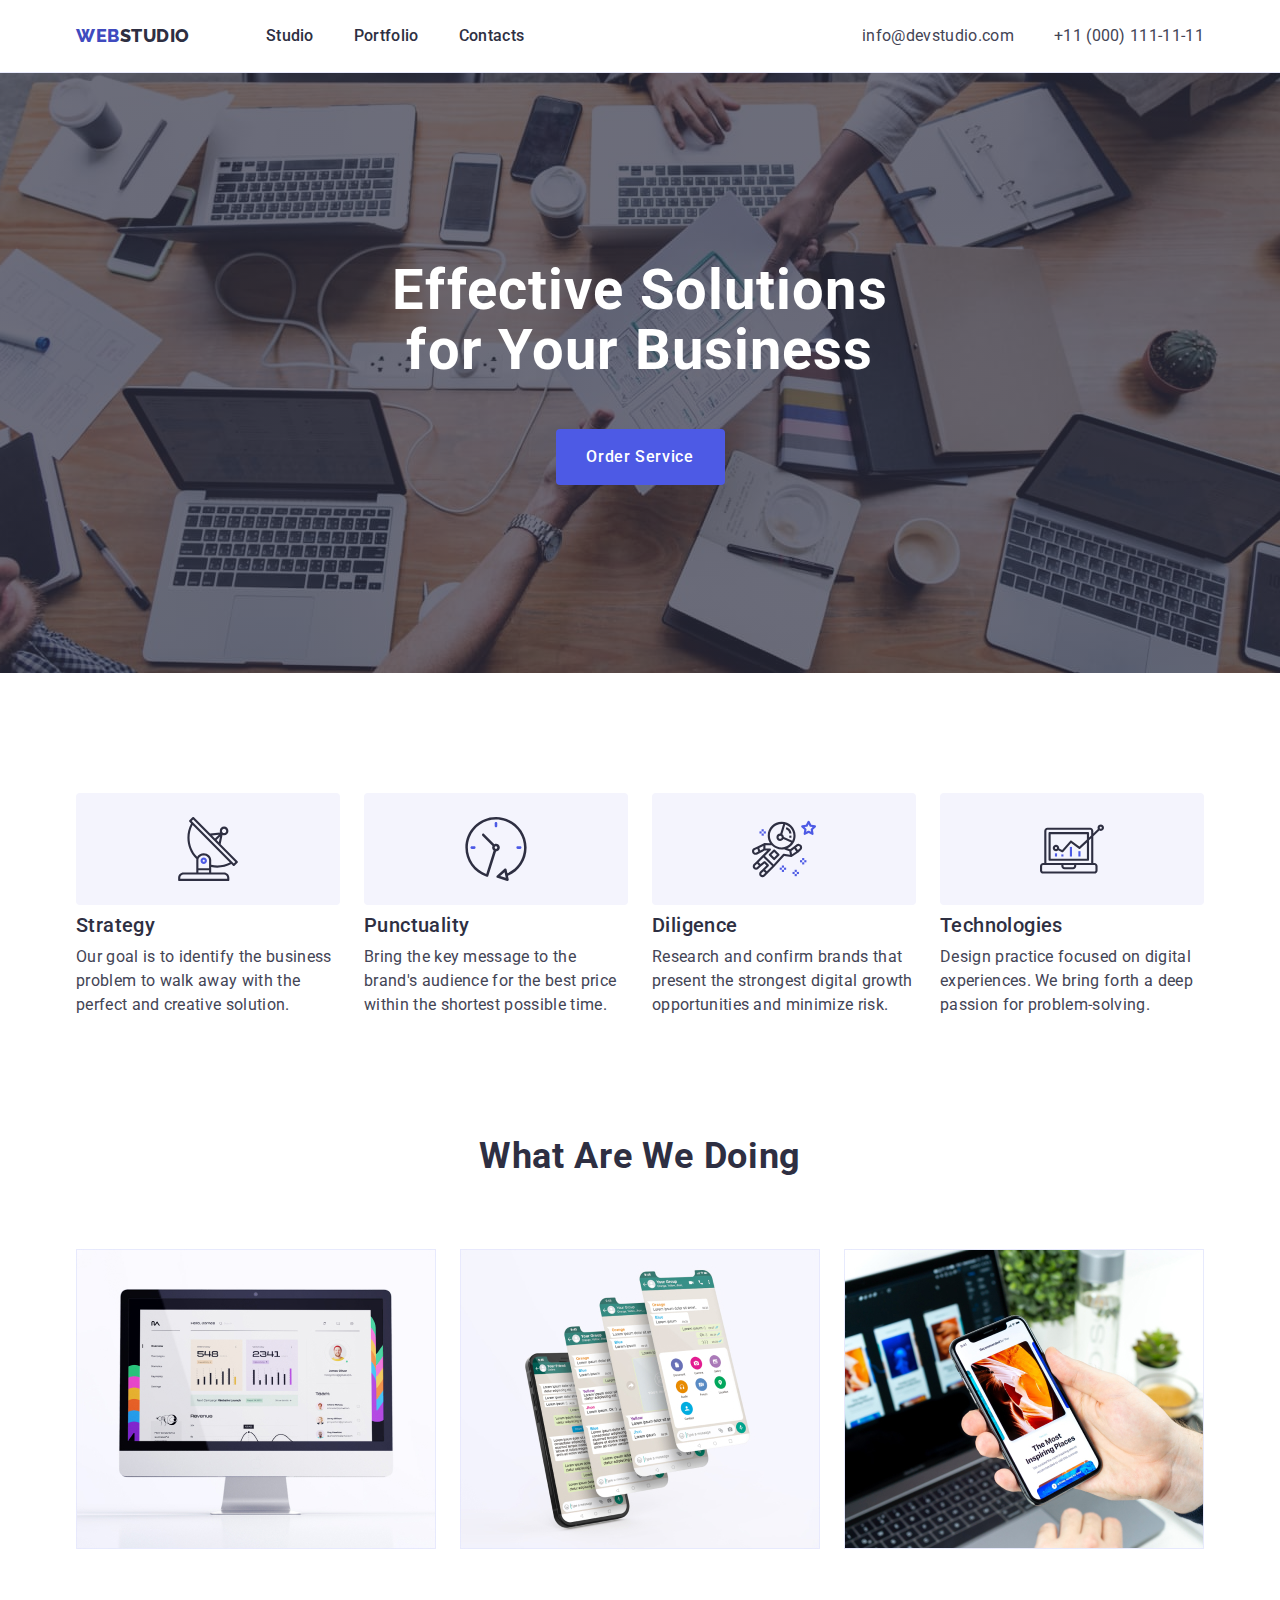
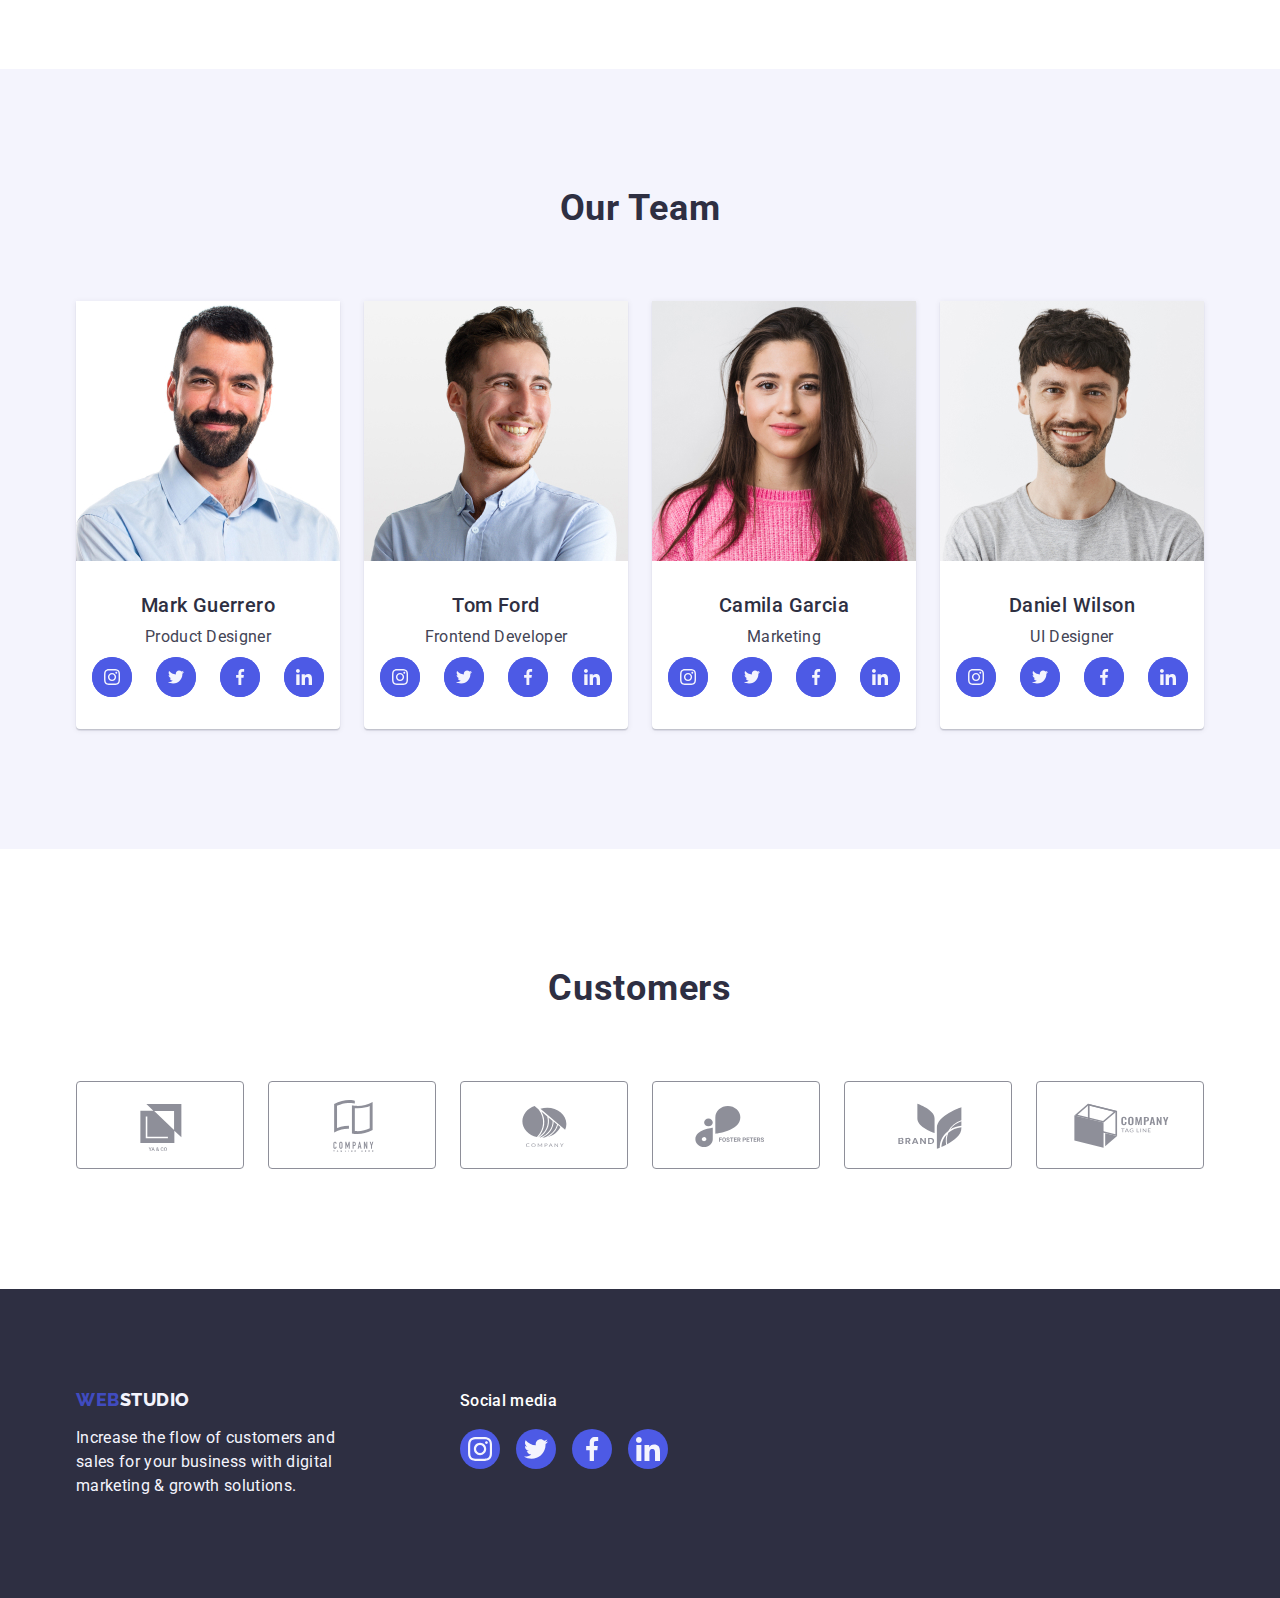
<file: index.html>
<!DOCTYPE html>
<html lang="en">
  <head>
    <meta charset="UTF-8" />
    <meta http-equiv="X-UA-Compatible" content="IE=edge" />
    <meta name="viewport" content="width=device-width, initial-scale=1.0" />
    <title>WebStudio</title>
    <link rel="preconnect" href="https://fonts.googleapis.com" />

    <link rel="preconnect" href="https://fonts.gstatic.com" crossorigin />
    <link
      href="https://fonts.googleapis.com/css2?family=Raleway:wght@800&family=Roboto:wght@400;500;700&display=swap"
      rel="stylesheet"
    />
    <link
      rel="stylesheet"
      href="https://cdnjs.cloudflare.com/ajax/libs/modern-normalize/1.0.0/modern-normalize.min.css"
    />
    <link rel="stylesheet" href="./css/style.css" />
  </head>
  <body class="body">
    <!----------------------------------HEADER------------------------------------>
    <header class="header">
      <div class="header-container container">
        <nav class="nav">
          <a href="./index.html" class="logo-header link"
            >web<span class="logo-studio">Studio</span></a
          >
          <ul class="menu-list link list">
            <li><a href="./index.html" class="menu-item link">Studio</a></li>
            <li>
              <a href="./portfolio.html" class="menu-item link">Portfolio</a>
            </li>
            <li><a href="" class="menu-item link">Contacts</a></li>
          </ul>
        </nav>
        <address class="address">
          <ul class="address-list list">
            <li>
              <a href="mailto:info@devstudio.com" class="mail-link link"
                >info@devstudio.com</a
              >
            </li>
            <li>
              <a href="tel:+110001111111" class="mail-link link"
                >+11 (000) 111-11-11</a
              >
            </li>
          </ul>
        </address>
      </div>
    </header>
    <main>
      <!----------------------------------SECTION 1------------------------------------>
      <section class="title-top-section section">
        <div class="container">
          <h1 class="title">Effective Solutions for Your Business</h1>
          <button data-modal-open class="button-top" type="button">Order Service</button>
          
        </div>
      </section>

      <!----------------------------------SECTION 2------------------------------------>
      <section class="section-two section">
        <div class="container">
          <h2 class="visually-hidden">Skills</h2>
          <ul class="list-list list">
            <li class="element">
              <div class="icon">
                <svg width="64" height="64" class="icon-two">
                  <use href="./images/icons.svg#icon-antenna-1"></use>
                </svg>
              </div>
              <h3 class="title-top">Strategy</h3>
              <p class="title-text">
                Our goal is to identify the business problem to walk away with
                the perfect and creative solution.
              </p>
            </li>
            <li class="element">
              <div class="icon">
                <svg width="64" height="64" class="icon-two">
                  <use href="./images/icons.svg#icon-clock-1"></use>
                </svg>
              </div>
              <h3 class="title-top">Punctuality</h3>
              <p class="title-text">
                Bring the key message to the brand's audience for the best price
                within the shortest possible time.
              </p>
            </li>
            <li class="element">
              <div class="icon">
                <svg width="64" height="64" class="icon-two">
                  <use href="./images/icons.svg#icon-astronaut-1"></use>
                </svg>
              </div>
              <h3 class="title-top">Diligence</h3>
              <p class="title-text">
                Research and confirm brands that present the strongest digital
                growth opportunities and minimize risk.
              </p>
            </li>
            <li class="element">
              <div class="icon">
                <svg width="64" height="64" class="icon-two">
                  <use href="./images/icons.svg#icon-diagram-1"></use>
                </svg>
              </div>
              <h3 class="title-top">Technologies</h3>
              <p class="title-text">
                Design practice focused on digital experiences. We bring forth a
                deep passion for problem-solving.
              </p>
            </li>
          </ul>
        </div>
      </section>
      <!----------------------------------SECTION 3------------------------------------>
      <section class="section-three section">
        <div class="container">
          <h2 class="work">What are we doing</h2>
          <ul class="list-work list">
            <li class="element-foto">
              <img src="./images/foto3.jpg" width="360" alt="monitor" />
            </li>

            <li class="element-foto">
              <img src="./images/foto1.jpg" width="360" alt="smartphones" />
            </li>

            <li class="element-foto">
              <img src="./images/foto2.jpg" width="360" alt="handphone" />
            </li>
          </ul>
        </div>
      </section>
      <!----------------------------------SECTION 4------------------------------------>
      <section class="section-four section">
        <div class="container">
          <h2 class="team">Our Team</h2>
          <ul class="team-list list">
            <li class="foto">
              <img src="./images/img.jpg" width="264" alt="Mark Guerrero" />
              <div class="div-foto">
                <h3 class="name">Mark Guerrero</h3>
                <p class="speciality">Product Designer</p>
                <ul class="name-social">
                  <li class="icon-color">
                    <a class="twiter link" href=""
                      ><svg width="16" height="16" class="icon-soc">
                        <use href="./images/icons.svg#icon-instagram-2"></use>
                      </svg>
                    </a>
                  </li>
                  <li class="icon-color">
                    <a class="twiter link" href=""
                      ><svg width="16" height="16" class="icon-soc">
                        <use href="./images/icons.svg#icon-twitter-1"></use>
                      </svg>
                    </a>
                  </li>
                  <li class="icon-color">
                    <a class="twiter link" href=""
                      ><svg width="16" height="16" class="icon-soc">
                        <use href="./images/icons.svg#icon-facebook-1"></use>
                      </svg>
                    </a>
                  </li>
                  <li class="icon-color">
                    <a class="twiter link" href=""
                      ><svg width="16" height="16" class="icon-soc">
                        <use href="./images/icons.svg#icon-linkedin-1"></use>
                      </svg>
                    </a>
                  </li>
                </ul>
              </div>
            </li>
            <li class="foto">
              <img src="./images/img(1).jpg" width="264" alt="Tom Ford" />
              <div class="div-foto">
                <h3 class="name">Tom Ford</h3>
                <p class="speciality">Frontend Developer</p>
                <ul class="name-social">
                  <li class="icon-color">
                    <a class="twiter link" href=""
                      ><svg width="16" height="16" class="icon-soc">
                        <use
                          href="./images/icons.svg#icon-instagram-2"
                        ></use></svg
                    ></a>
                  </li>
                  <li class="icon-color">
                    <a class="twiter link" href=""
                      ><svg width="16" height="16" class="icon-soc">
                        <use
                          href="./images/icons.svg#icon-twitter-1"
                        ></use></svg
                    ></a>
                  </li>
                  <li class="icon-color">
                    <a class="twiter link" href=""
                      ><svg width="16" height="16" class="icon-soc">
                        <use
                          href="./images/icons.svg#icon-facebook-1"
                        ></use></svg
                    ></a>
                  </li>
                  <li class="icon-color">
                    <a class="twiter link" href=""
                      ><svg width="16" height="16" class="icon-soc">
                        <use
                          href="./images/icons.svg#icon-linkedin-1"
                        ></use></svg
                    ></a>
                  </li>
                </ul>
              </div>
            </li>

            <li class="foto">
              <img src="./images/img(2).jpg" width="264" alt="Camila Garcia" />
              <div class="div-foto">
                <h3 class="name">Camila Garcia</h3>
                <p class="speciality">Marketing</p>
                <ul class="name-social">
                  <li class="icon-color">
                    <a class="twiter link" href=""
                      ><svg width="16" height="16" class="icon-soc">
                        <use
                          href="./images/icons.svg#icon-instagram-2"
                        ></use></svg
                    ></a>
                  </li>
                  <li class="icon-color">
                    <a class="twiter link" href=""
                      ><svg width="16" height="16" class="icon-soc">
                        <use
                          href="./images/icons.svg#icon-twitter-1"
                        ></use></svg
                    ></a>
                  </li>
                  <li class="icon-color">
                    <a class="twiter link" href=""
                      ><svg width="16" height="16" class="icon-soc">
                        <use
                          href="./images/icons.svg#icon-facebook-1"
                        ></use></svg
                    ></a>
                  </li>
                  <li class="icon-color">
                    <a class="twiter link" href=""
                      ><svg width="16" height="16" class="icon-soc">
                        <use
                          href="./images/icons.svg#icon-linkedin-1"
                        ></use></svg
                    ></a>
                  </li>
                </ul>
              </div>
            </li>
            <li class="foto">
              <img src="./images/img(3).jpg" width="264" alt="Daniel Wilson" />
              <div class="div-foto">
                <h3 class="name">Daniel Wilson</h3>
                <p class="speciality">UI Designer</p>
                <ul class="name-social">
                  <li class="icon-color">
                    <a class="twiter link" href=""
                      ><svg width="16" height="16" class="icon-soc">
                        <use
                          href="./images/icons.svg#icon-instagram-2"
                        ></use></svg
                    ></a>
                  </li>
                  <li class="icon-color">
                    <a class="twiter link" href=""
                      ><svg width="16" height="16" class="icon-soc">
                        <use
                          href="./images/icons.svg#icon-twitter-1"
                        ></use></svg
                    ></a>
                  </li>
                  <li class="icon-color">
                    <a class="twiter link" href=""
                      ><svg width="16" height="16" class="icon-soc">
                        <use
                          href="./images/icons.svg#icon-facebook-1"
                        ></use></svg
                    ></a>
                  </li>
                  <li class="icon-color">
                    <a class="twiter link" href=""
                      ><svg width="16" height="16" class="icon-soc">
                        <use
                          href="./images/icons.svg#icon-linkedin-1"
                        ></use></svg
                    ></a>
                  </li>
                </ul>
              </div>
            </li>
          </ul>
        </div>
      </section>

      <!-----------------------------------SECTION 5----------------------------------->
      <section class="section-five section">
        <div class="container">
          <h2 class="customers">Customers</h2>
          <ul class="company list">
            <li class="company-item">
              <a class="company-link link" href=""
                ><svg width="104" height="56" class="icon-company">
                  <use href="./images/icons.svg#icon-Logo"></use></svg
              ></a>
            </li>
            <li class="company-item">
              <a class="company-link link" href=""
                ><svg width="104" height="56" class="icon-company">
                  <use href="./images/icons.svg#icon-Logo-1"></use></svg
              ></a>
            </li>
            <li class="company-item">
              <a class="company-link link" href=""
                ><svg width="104" height="56" class="icon-company">
                  <use href="./images/icons.svg#icon-Logo-2"></use></svg
              ></a>
            </li>
            <li class="company-item">
              <a class="company-link link" href=""
                ><svg width="104" height="56" class="icon-company">
                  <use href="./images/icons.svg#icon-Logo-3"></use></svg
              ></a>
            </li>
            <li class="company-item">
              <a class="company-link link" href=""
                ><svg width="104" height="56" class="icon-company">
                  <use href="./images/icons.svg#icon-Logo-4"></use></svg
              ></a>
            </li>
            <li class="company-item">
              <a class="company-link link" href=""
                ><svg width="104" height="56" class="icon-company">
                  <use href="./images/icons.svg#icon-Logo-5"></use></svg
              ></a>
            </li>
          </ul>
        </div>
      </section>
    </main>
    <!----------------------------------FOOTER------------------------------------>
    <footer class="footer">
      <div class="footer-container container">
        <div class="logo-div">
          <a href="./index.html" class="logo-footer link"
            >web<span class="logo-span">Studio</span></a
          >
          <p class="footer-text">
            Increase the flow of customers and sales for your business with
            digital marketing & growth solutions.
          </p>
        </div>
        <div class="social">
          <p class="media">Social media</p>
          <ul class="social-list list">
            <li class="social-item">
              <a class="social-link link" href=""
                ><svg width="24" height="24" class="icon-soc">
                  <use href="./images/icons.svg#icon-instagram-2"></use></svg
              ></a>
            </li>
            <li class="social-item">
              <a class="social-link link" href=""
                ><svg width="24" height="24" class="icon-soc">
                  <use href="./images/icons.svg#icon-twitter-1"></use></svg
              ></a>
            </li>
            <li class="social-item">
              <a class="social-link link" href=""
                ><svg width="24" height="24" class="icon-soc">
                  <use href="./images/icons.svg#icon-facebook-1"></use></svg
              ></a>
            </li>
            <li class="social-item">
              <a class="social-link link" href=""
                ><svg width="24" height="24" class="icon-soc">
                  <use href="./images/icons.svg#icon-linkedin-1"></use></svg
              ></a>
            </li>
          </ul>
        </div>
      </div>
    </footer>
    <div data-modal class="backdrop is-hidden">
      <div class="modal">
        <button data-modal-close type="button" class="button-close">x</button>
      </div>
      </div>
    <script src="./js/modal.js"></script>
  </body>
</html>
</file>
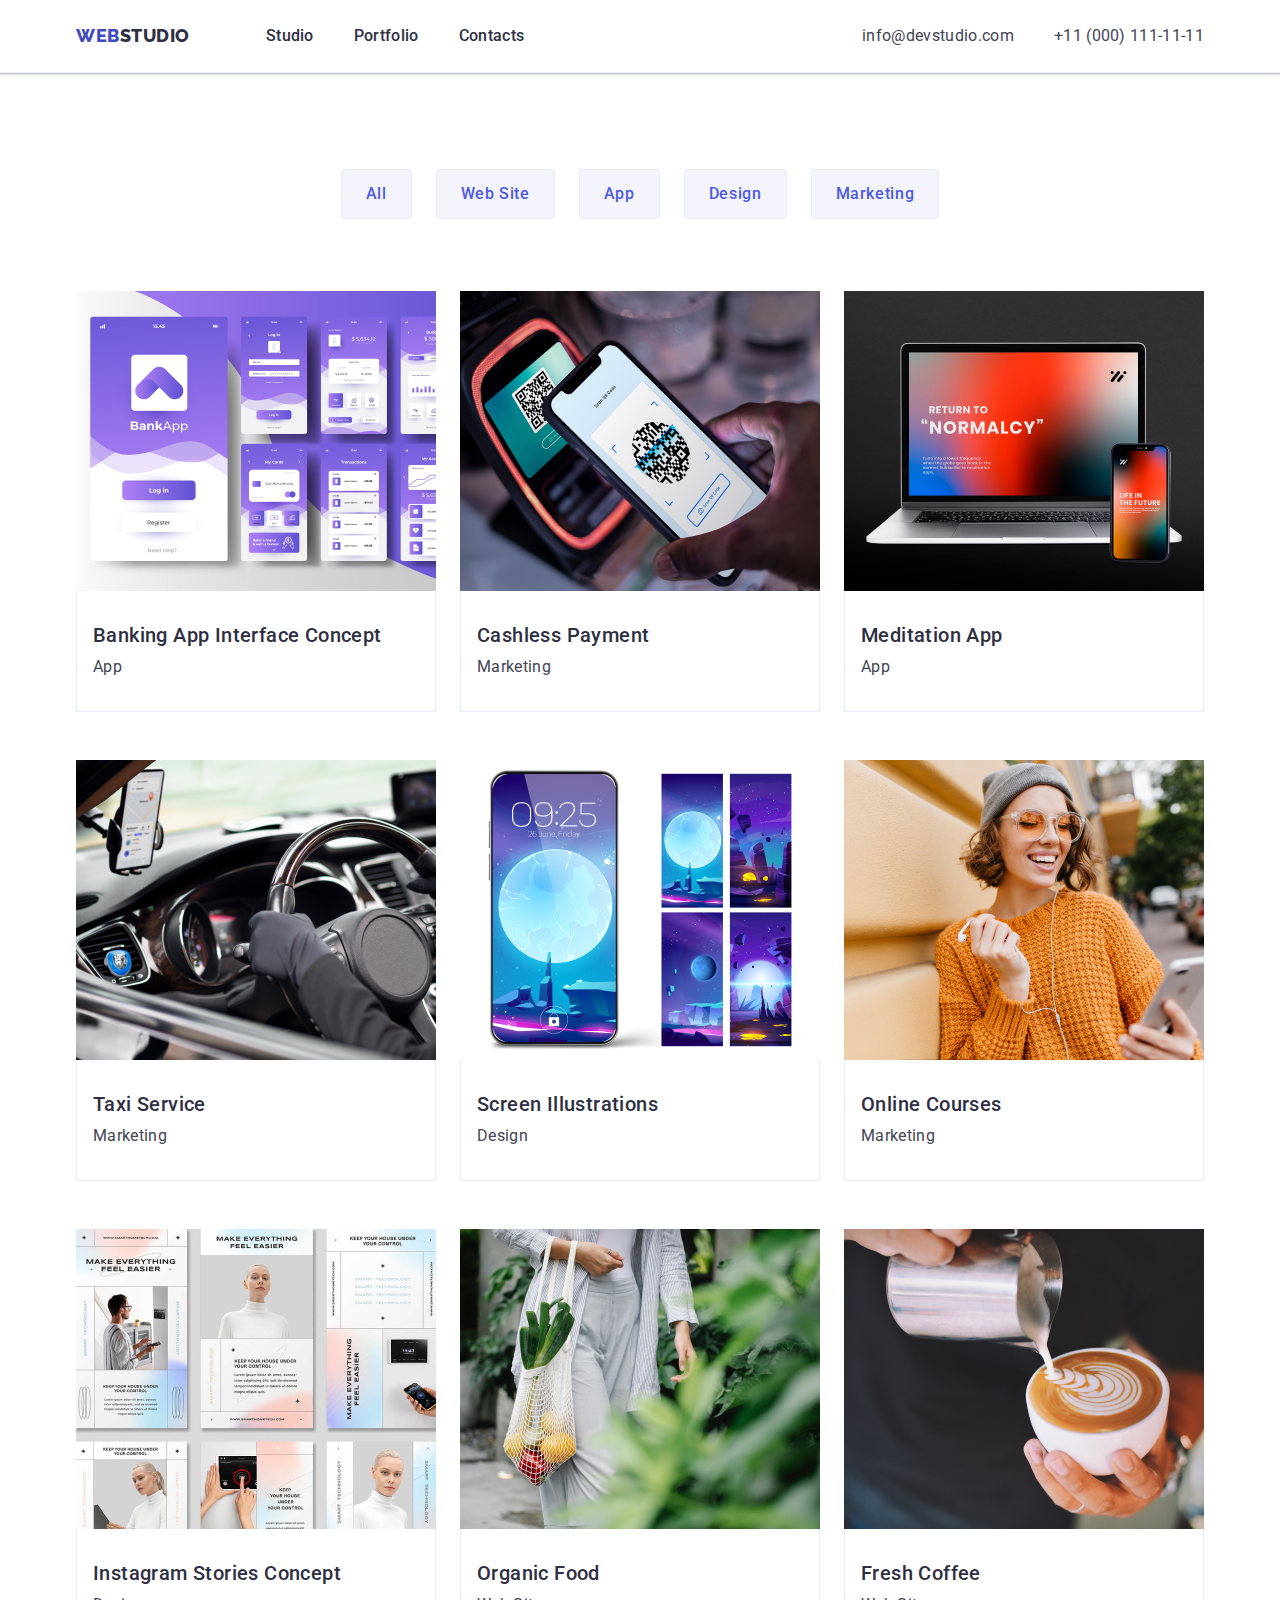
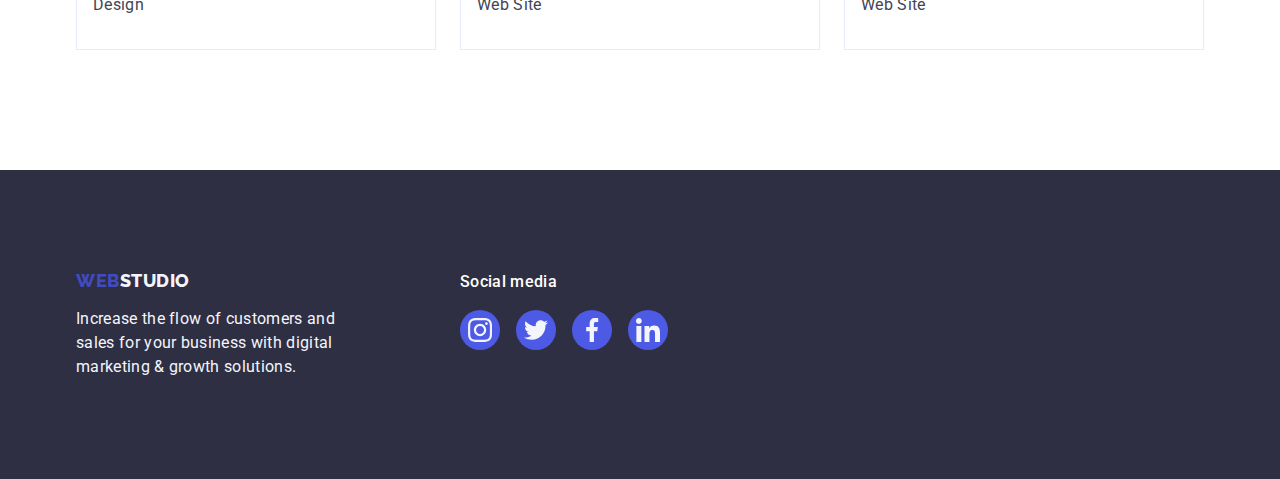
<file: portfolio.html>
<!DOCTYPE html>
<html lang="en">
  <head>
    <meta charset="UTF-8" />
    <meta http-equiv="X-UA-Compatible" content="IE=edge" />
    <meta name="viewport" content="width=device-width, initial-scale=1.0" />
    <title>WebStudio</title>
    <link rel="preconnect" href="https://fonts.googleapis.com" />

    <link rel="preconnect" href="https://fonts.gstatic.com" crossorigin />
    <link
      href="https://fonts.googleapis.com/css2?family=Raleway:wght@800&family=Roboto:wght@400;500;700&display=swap"
      rel="stylesheet"
    />
    <link
      rel="stylesheet"
      href="https://cdnjs.cloudflare.com/ajax/libs/modern-normalize/1.0.0/modern-normalize.min.css"
    />
    <link rel="stylesheet" href="./css/style.css" />
  </head>
  <body class="body">
    <!----------------------------------HEADER------------------------------------>
    <header class="header">
      <div class="header-container container">
        <nav class="nav">
          <a href="./index.html" class="logo-header link"
            >web<span class="logo-studio">Studio</span></a
          >
          <ul class="menu-list link list">
            <li><a href="./index.html" class="menu-item link">Studio</a></li>
            <li>
              <a href="./portfolio.html" class="menu-item link">Portfolio</a>
            </li>
            <li><a href="" class="menu-item link">Contacts</a></li>
          </ul>
        </nav>
        <address class="address">
          <ul class="address-list list">
            <li>
              <a href="mailto:info@devstudio.com" class="mail-link link"
                >info@devstudio.com</a
              >
            </li>
            <li>
              <a href="tel:+110001111111" class="mail-link link"
                >+11 (000) 111-11-11</a
              >
            </li>
          </ul>
        </address>
      </div>
    </header>
    <!----------------------------------MAIN------------------------------------>
    <main class="main">
      <section class="section-main-portfolio section">
        <div class="container">
          <h2 class="visually-hidden">WebStudio</h2>
          <ul class="button-list list">
            <li><button class="btn" type="button">All</button></li>
            <li><button class="btn" type="button">Web Site</button></li>
            <li><button class="btn" type="button">App</button></li>
            <li><button class="btn" type="button">Design</button></li>
            <li><button class="btn" type="button">Marketing</button></li>
          </ul>
          <ul class="portfolio-list list">
            <li class="portfolio-item">
              <a href="" class="item-link link">
                <img
                  src="./images/portfolio1.jpg"
                  width="360"
                  height="300"
                  alt="photoportfolio1"
                />
                <div class="div-text">
                  <h2 class="portfolio-title">Banking App Interface Concept</h2>
                  <p class="portfolio-text">App</p>
                </div>
              </a>
            </li>
            <li class="portfolio-item">
              <a href="" class="item-link link">
                <img
                  src="./images/portfolio2.jpg"
                  width="360"
                  height="300"
                  alt="photoportfolio2"
                />
                <div class="div-text">
                  <h2 class="portfolio-title">Cashless Payment</h2>
                  <p class="portfolio-text">Marketing</p>
                </div>
              </a>
            </li>

            <li class="portfolio-item">
              <a href="" class="item-link link">
                <img
                  src="./images/portfolio3.jpg"
                  width="360"
                  height="300"
                  alt="photoportfolio3"
                />
                <div class="div-text">
                  <h2 class="portfolio-title">Meditation App</h2>
                  <p class="portfolio-text">App</p>
                </div>
              </a>
            </li>

            <li class="portfolio-item">
              <a href="" class="item-link link">
                <img
                  src="./images/portfolio4.jpg"
                  width="360"
                  height="300"
                  alt="photoportfolio4"
                />
                <div class="div-text">
                  <h2 class="portfolio-title">Taxi Service</h2>
                  <p class="portfolio-text">Marketing</p>
                </div>
              </a>
            </li>

            <li class="portfolio-item">
              <a href="" class="item-link link">
                <img
                  src="./images/portfolio5.jpg"
                  width="360"
                  height="300"
                  alt="photoportfolio5"
                />
                <div class="div-text">
                  <h2 class="portfolio-title">Screen Illustrations</h2>
                  <p class="portfolio-text">Design</p>
                </div>
              </a>
            </li>

            <li class="portfolio-item">
              <a href="" class="item-link link">
                <img
                  src="./images/portfolio6.jpg"
                  width="360"
                  height="300"
                  alt="photoportfolio6"
                />
                <div class="div-text">
                  <h2 class="portfolio-title">Online Courses</h2>
                  <p class="portfolio-text">Marketing</p>
                </div>
              </a>
            </li>

            <li class="portfolio-item">
              <a href="" class="item-link link">
                <img
                  src="./images/portfolio7.jpg"
                  width="360"
                  height="300"
                  alt="photoportfolio7"
                />
                <div class="div-text">
                  <h2 class="portfolio-title">Instagram Stories Concept</h2>
                  <p class="portfolio-text">Design</p>
                </div>
              </a>
            </li>

            <li class="portfolio-item">
              <a href="" class="item-link link">
                <img
                  src="./images/portfolio8.jpg"
                  width="360"
                  height="300"
                  alt="photoportfolio8"
                />
                <div class="div-text">
                  <h2 class="portfolio-title">Organic Food</h2>
                  <p class="portfolio-text">Web Site</p>
                </div>
              </a>
            </li>

            <li class="portfolio-item">
              <a href="" class="item-link link">
                <img
                  src="./images/portfolio9.jpg"
                  width="360"
                  height="300"
                  alt="photoportfolio9"
                />
                <div class="div-text">
                  <h2 class="portfolio-title">Fresh Coffee</h2>
                  <p class="portfolio-text">Web Site</p>
                </div>
              </a>
            </li>
          </ul>
        </div>
      </section>
    </main>
    <!----------------------------------FOOTER------------------------------------>
    <footer class="footer">
      <div class="footer-container container">
        <div class="logo-div">
          <a href="./index.html" class="logo-footer link"
            >web<span class="logo-span">Studio</span></a
          >
          <p class="footer-text">
            Increase the flow of customers and sales for your business with
            digital marketing & growth solutions.
          </p>
        </div>
        <div class="social">
          <p class="media">Social media</p>
          <ul class="social-list list">
            <li class="social-item">
              <a class="social-link link" href=""
                ><svg width="24" height="24" class="icon-soc">
                  <use href="./images/icons.svg#icon-instagram-2"></use></svg
              ></a>
            </li>
            <li class="social-item">
              <a class="social-link link" href=""
                ><svg width="24" height="24" class="icon-soc">
                  <use href="./images/icons.svg#icon-twitter-1"></use></svg
              ></a>
            </li>
            <li class="social-item">
              <a class="social-link link" href=""
                ><svg width="24" height="24" class="icon-soc">
                  <use href="./images/icons.svg#icon-facebook-1"></use></svg
              ></a>
            </li>
            <li class="social-item">
              <a class="social-link link" href=""
                ><svg width="24" height="24" class="icon-soc">
                  <use href="./images/icons.svg#icon-linkedin-1"></use></svg
              ></a>
            </li>
          </ul>
        </div>
      </div>
    </footer>
  </body>
</html>
</file>
<file: css/style.css>
:root {
  --buttom-color: #404bbf;
  --title-text: #f4f4fd;
  --button: #4d5ae5;
  --footer-color: #2e2f42;
  --header-color: #ffffff;
  --menu-color: #434455;
  --btn-color: #f4f4fd;
  --btn-edging: #e7e9fc;
  --company: #8e8f99;
  --footer-social: #31d0aa;
  --modal:#FCFCFC;
}

body {
  font-family: "Roboto", sans-serif;
  background: var(--header-color);
  color: var(--menu-color);
}

h1,
h2,
h3,
h4,
h5,
h6,
ul,
p {
  margin: 0;
  padding: 0;
}

img {
  display: block;
  max-width: 100%;
  height: auto;
}

.link {
  text-decoration: none;
}

.list {
  list-style: none;
}

.section {
  padding: 120px 0;
  /* outline: 2px solid greenyellow;*/
}

.container {
  padding: 0 15px;
  margin: 0 auto;
  /*outline: 2px solid red;*/
  width: 1158px;
}

/**-----------HEADER----------**/
.nav {
  display: flex;
  align-items: center;
}
.header {
  box-shadow: 0px 2px 1px rgba(46, 47, 66, 0.08),
    0px 1px 1px rgba(46, 47, 66, 0.16), 0px 1px 6px rgba(46, 47, 66, 0.08);
  background: var(--header-color);
  border-bottom: 1px solid #e7e9fc;
}
.header-container {
  display: flex;
  align-items: center;
}
.nav {
  display: flex;
  align-items: center;
}

.logo-header {
  font-family: "Raleway", sans-serif;
  font-weight: 800;
  font-size: 18px;
  line-height: 1.17;
  letter-spacing: 0.03em;
  text-transform: uppercase;
  margin-right: 76px;
  color: var(--buttom-color);
}

.logo-studio {
  font-family: "Raleway", sans-serif;
  color: var(--footer-color);
}

.menu-list {
  display: flex;
  gap: 40px;
}

.menu-item:hover,
.menu-item:focus {
  color: var(--buttom-color);
}

.menu-item {
  font-weight: 500;
  line-height: 1.5;
  letter-spacing: 0.02em;
  padding: 24px 0;
  display: block;
  color: var(--footer-color);
}

.address {
  font-style: normal;
  margin-left: auto;
}
.address-list {
  display: flex;
  gap: 40px;
}

.mail-link:hover,
.mail-link:focus {
  color: var(--buttom-color);
}
.mail-link {
  display: block;
  letter-spacing: 0.02em;
  color: var(--menu-color);
}

/**----------SECTION 1--------**/
.title-top-section {
  background-image: linear-gradient(
      rgba(46, 47, 66, 0.7),
      rgba(46, 47, 66, 0.7)
    ),
    url("../images/office.jpg");
  background-repeat: no-repeat;
  background-position: center;
  background-size: cover;
  margin: 0 auto;
  padding: 188px 0;
  max-width: 1440px;
}

.title {
  height: 120px;
  font-weight: 700;
  font-size: 56px;
  line-height: 1.07;
  text-align: center;
  letter-spacing: 0.02em;
  max-width: 496px;
  margin: 0 auto;
  color: var(--header-color);
}

.button-top:hover,
.button-top:focus {
  background-color: var(--buttom-color);
}

.button-top {
  font-family: "Roboto", sans-serif;
  font-weight: 500;
  font-size: 16px;
  line-height: 1.5;
  letter-spacing: 0.04em;
  cursor: pointer;
  display: block;
  border: none;
  min-width: 169px;
  height: 56px;
  border-radius: 4px;
  margin: 0 auto;
  margin-top: 48px;
  transition:  background-color 250ms cubic-bezier(0.4, 0, 0.2, 1);
  color: var(--header-color);
  background-color: var(--button);
}

.backdrop {
position: fixed;
width: 100%;
height: 100%;
top: 0;
background-color: rgba(46, 47, 66, 0.4);
transition: opacity 300ms linear, visibility 300ms linear;
}

 .is-hidden {
  visibility: none ;
  opacity: 0;
  pointer-events: none;
 }

.modal {
  position: absolute;
  transform: translate(-50%, -50%) scale(1);
  transition: transform 300ms linear;
  top: 50%;
  left: 50%;
  width:408px;
  min-height:584px;
  border-radius: 4px;
  padding: 24px;
  background-color: var(--modal);
}

.backdrop.is-hidden.modal {
  transform: translate(-50%, -50%) scale(0) ;
}

.button-close {
  display:block;
  margin-left: auto;
  width: 24px;
  height: 24px;
  border-radius: 50%;
  border: 1px solid rgba(0, 0, 0, 0.1);
}
/**-----------SECTION 2---------**/
.section-two {
}

.icon {
  display: flex;
  align-items: center;
  justify-content: center;
  max-width: 264px;
  height: 112px;
  border-radius: 4px;
  margin-bottom: 8px;
  background-color: var(--title-text);
}
.icon-two {
}

.visually-hidden {
  position: absolute;
  width: 1px;
  height: 1px;
  margin: -1px;
  border: 0;
  padding: 0;
  white-space: nowrap;
  clip-path: inset(100%);
  clip: rect(0 0 0 0);
  overflow: hidden;
}
.element {
  width: calc((100% - 72px) / 4);
}
.list-list {
  display: flex;
  gap: 24px;
}

.title-top {
  font-weight: 500;
  font-size: 20px;
  line-height: 1.2;
  letter-spacing: 0.02em;
  margin-bottom: 8px;
  color: var(--footer-color);
}

.title-text {
  font-size: 16px;
  line-height: 1.5;
  letter-spacing: 0.02em;
  color: var(--menu-color);
}

/**-----------SECTION 3---------**/
.section-three {
  padding-top: 0;
}
.work {
  font-weight: 700;
  font-size: 36px;
  margin-bottom: 72px;
  line-height: 1.11;
  text-align: center;
  letter-spacing: 0.02em;
  text-transform: capitalize;
  color: var(--footer-color);
}
.list-work {
  display: flex;
  gap: 24px;
}
.element-foto {
  width: calc((100% - 48px) / 3);
}
/**----------SECTION 4---------**/
.section-four {
  background-color: var(--title-text);
}

.team {
  font-size: 36px;
  line-height: 1.11;
  text-align: center;
  letter-spacing: 0.02em;
  text-transform: capitalize;
  margin-bottom: 72px;
  color: var(--footer-color);
}
.team-list {
  display: flex;
  gap: 24px;

  border-radius: 0px 0px 4px 4px;
}

.foto {
  box-shadow: 0px 1px 6px rgba(46, 47, 66, 0.08),
    0px 1px 1px rgba(46, 47, 66, 0.16), 0px 2px 1px rgba(46, 47, 66, 0.08);
  background-color: var(--header-color);
  width: calc((100% - 72px) / 4);
  border-radius: 0px 0px 4px 4px;
}
.div-foto {
  padding: 32px 16px;
}

.name {
  font-size: 20px;
  font-weight: 500;
  line-height: 1.2;
  text-align: center;
  letter-spacing: 0.02em;
  margin-bottom: 8px;
  color: var(--footer-color);
}
.speciality {
  font-size: 16px;
  line-height: 1.5;
  text-align: center;
  letter-spacing: 0.02em;
  color: var(--menu-color);
}

.name-social {
  display: flex;
  justify-content: center;
  gap: 24px;
  margin-top: 8px;
}

.icon-color {
  display: flex;
  border-radius: 50%;
  background-color: var(--button);
}
.icon-soc {
  fill: var(--title-text);
}

.twiter:hover,
.twiter:focus {
background-color: var(--buttom-color);
}

.twiter {
  width: 40px;
  height: 40px;
  display: flex;
  align-items: center;
  justify-content: center;
  border-radius: 50%;
  background-color: var(--button);
  
 transition:background-color 250ms cubic-bezier(0.4, 0, 0.2, 1);
}
/**---------SECTION 5-------**/
.section-five section {
}

.customers {
  margin-bottom: 72px;
  font-size: 36px;
  text-align: center;
  letter-spacing: 0.02em;
  line-height: 1.11;
  text-transform: capitalize;
  color: var(--footer-color);
}

.company {
  display: flex;
  gap: 24px;
}
.company-item:hover,
.company-item:focus {
  color: var(--buttom-color);
}

.company-item {
  width: calc((100% - 120px) / 6);
  height: 88px;
}

.company-link:hover,
.company-link:focus {
  border-color:var(--buttom-color);
  color: var(--buttom-color);
}
.company-link {
  width: 100%;
  height: 100%;
  border: 1px solid #8e8f99;
  border-radius: 4px;
  display: flex;
  align-items: center;
  justify-content: center;
  color: var(--company);
  transition: border-color 250ms cubic-bezier(0.4, 0, 0.2, 1), color 250ms cubic-bezier(0.4, 0, 0.2, 1);
}
.icon-company {
  fill: currentColor;
}
/**---------PORTFOLIO--------**/

.section-main-portfolio {
  padding: 96px 0 120px;
}

.button-list {
  list-style: none;
  display: flex;
  justify-content: center;
  gap: 24px;
  margin-bottom: 72px;
}

.btn:hover,
.btn:focus {
  border: 1px solid transparent;
  box-shadow: 0px 3px 1px rgba(0, 0, 0, 0.1), 0px 2px 1px rgba(0, 0, 0, 0.08),
    0px 2px 2px rgba(0, 0, 0, 0.12);
  background-color: var(--buttom-color);
  color: var(--header-color);
}

.btn {
  font-family: "Roboto", sans-serif;
  font-weight: 500;
  font-size: 16px;
  line-height: 1.5;
  letter-spacing: 0.04em;
  cursor: pointer;
  padding: 12px 24px;
  border-radius: 4px;
  border: 1px solid var(--btn-edging);
  color: var(--button);
  background-color: var(--btn-color);
}
.portfolio-container {
}

.portfolio-list {
  display: flex;
  flex-wrap: wrap;
  column-gap: 24px;
  row-gap: 48px;
}
.portfolio-item {
  width: calc((100% - 48px) / 3);
}
.item-link:hover,
.item-link:focus {
  box-shadow: 0px 1px 6px rgba(46, 47, 66, 0.08),
    0px 1px 1px rgba(46, 47, 66, 0.16), 0px 2px 1px rgba(46, 47, 66, 0.08);
}

.item-link {
  display: block;
}

.portfolio-title {
  font-weight: 500;
  font-size: 20px;
  line-height: 1.2;
  letter-spacing: 0.02em;
  margin-bottom: 8px;
  color: var(--footer-color);
}
.portfolio-text {
  font-size: 16px;
  line-height: 1.5;
  letter-spacing: 0.02em;
  color: var(--menu-color);
}
.div-text {
  padding: 32px 16px;
  border: 1px solid #e7e9fc;
  border-top: none;
}

/**---------FOOTER--------**/
.footer {
  padding: 100px 0;
  background: var(--footer-color);
}
.footer-container {
  display: flex;
  align-items: baseline;
}

.logo-div {
  gap: 120px;
}

.footer-text {
  font-size: 16px;
  line-height: 24px;
  letter-spacing: 0.02em;
  width: 264px;
  color: var(--title-text);
}
.social {
  margin-left: 120px;
}
.logo-footer {
  font-family: "Raleway", sans-serif;
  font-weight: 800;
  font-size: 18px;
  line-height: 1.17;
  letter-spacing: 0.03em;
  text-transform: uppercase;
  display: inline-block;
  margin-bottom: 16px;
  color: var(--buttom-color);
}

.logo-span {
  color: var(--title-text);
}

.social-link:hover,
.social-link:focus {
  color: var(--footer-social);
}

.social-list {
  display: flex;
  gap: 16px;
  justify-content: center;
  margin-top: 8px;
}
.social-item {
  width: 40px;
  height: 40px;
}

.social-link:hover,
.social-link:focus {
  background-color: var(--footer-social);
}
.social-link {
  transition:  background-color 250ms cubic-bezier(0.4, 0, 0.2, 1);
  font-weight: 500;
  line-height: 1.5;
  letter-spacing: 0.02em;
  margin-bottom: 16px;
  width: 100%;
  height: 100%;
  display: flex;
  align-items: center;
  justify-content: center;
  border-radius: 50%;
  background-color: var(--button);
}

.media {
  font-weight: 500;
  line-height: 1.5;
  letter-spacing: 0.02em;
  margin-bottom: 16px;
  color: var(--header-color);
}
</file>
